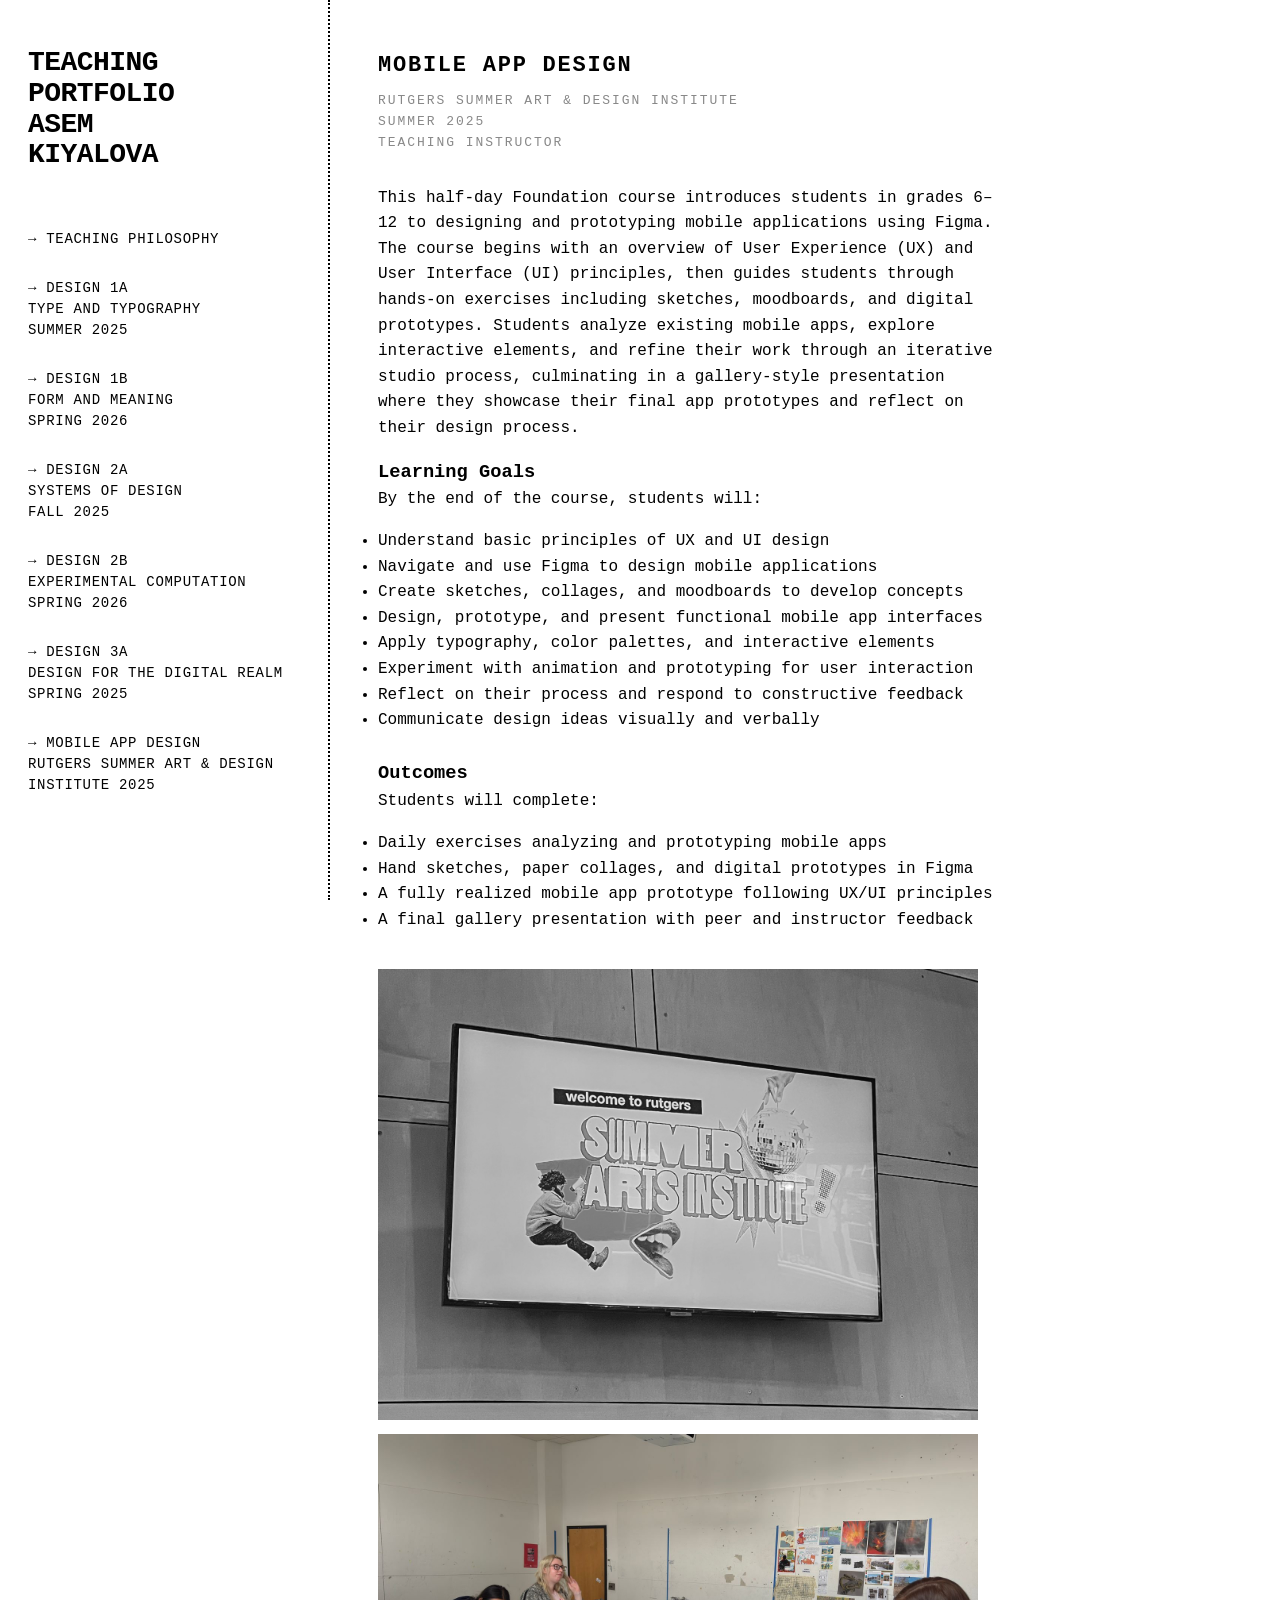
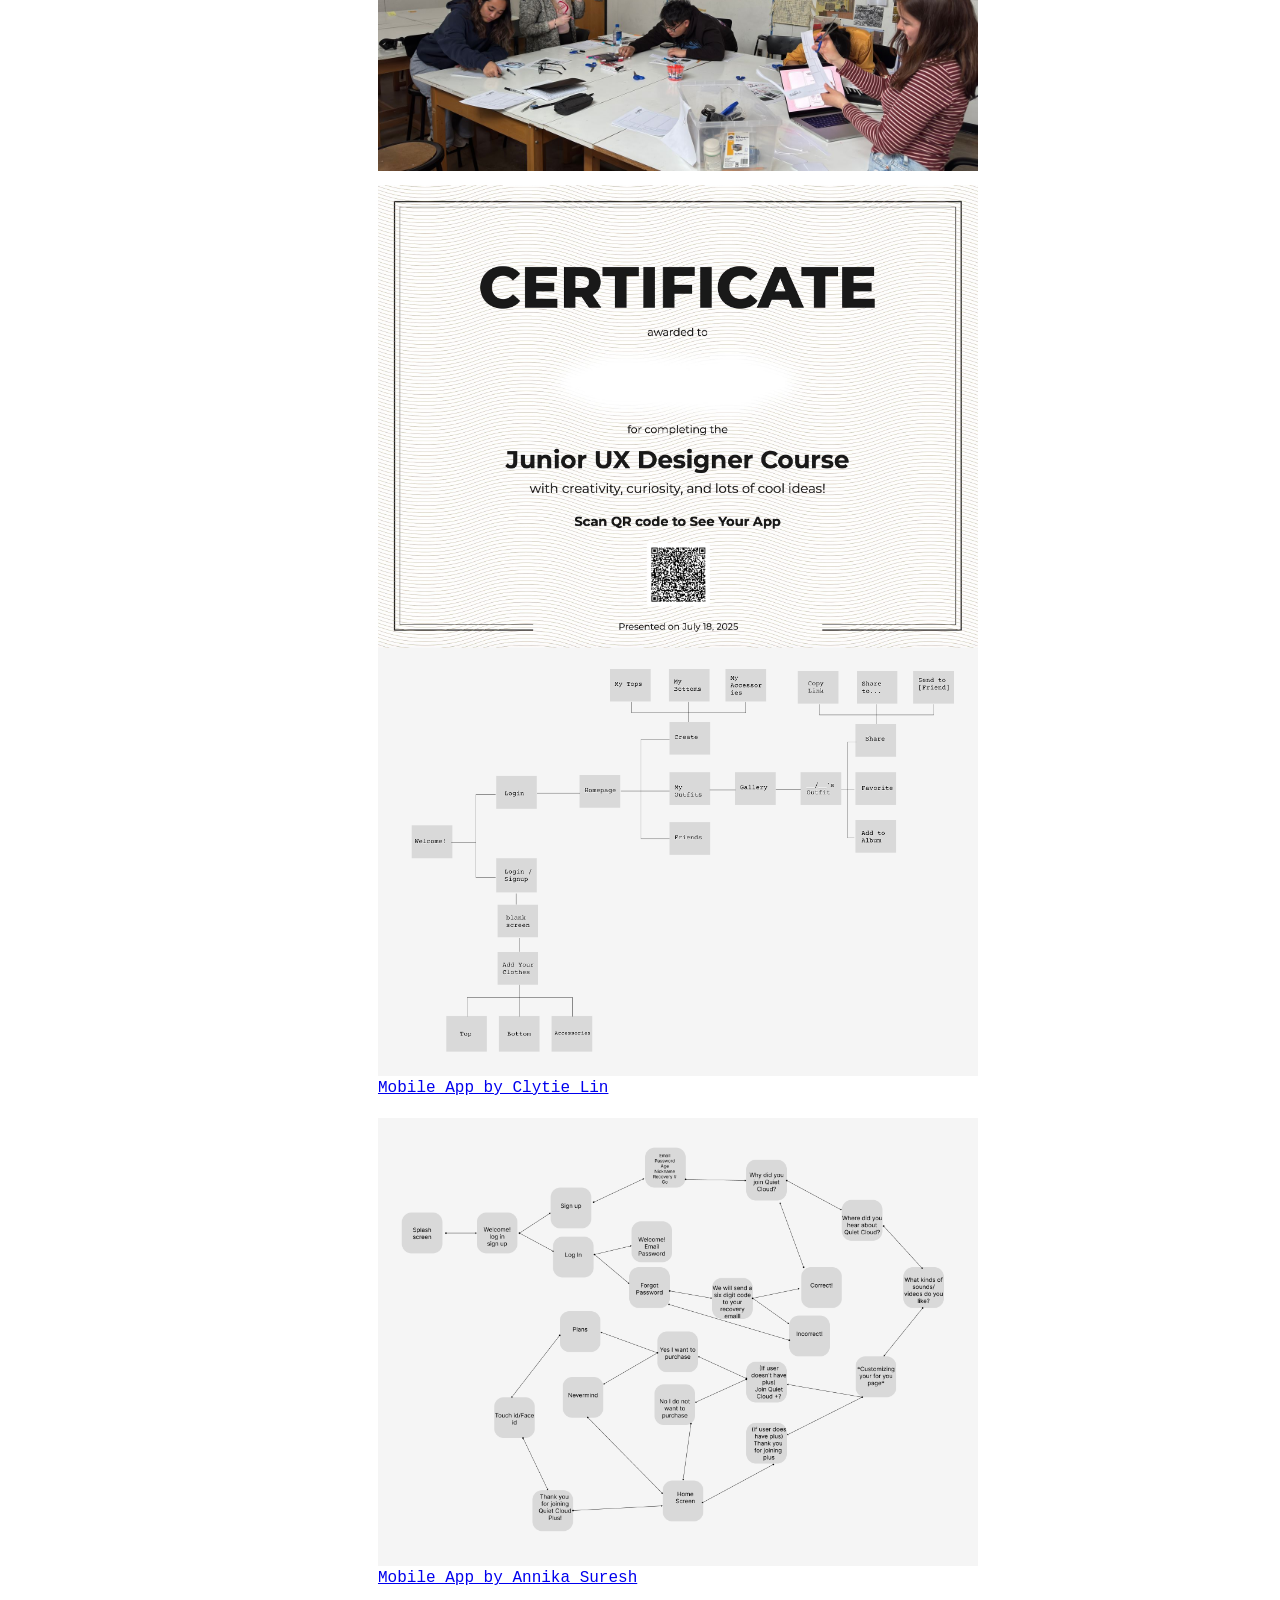
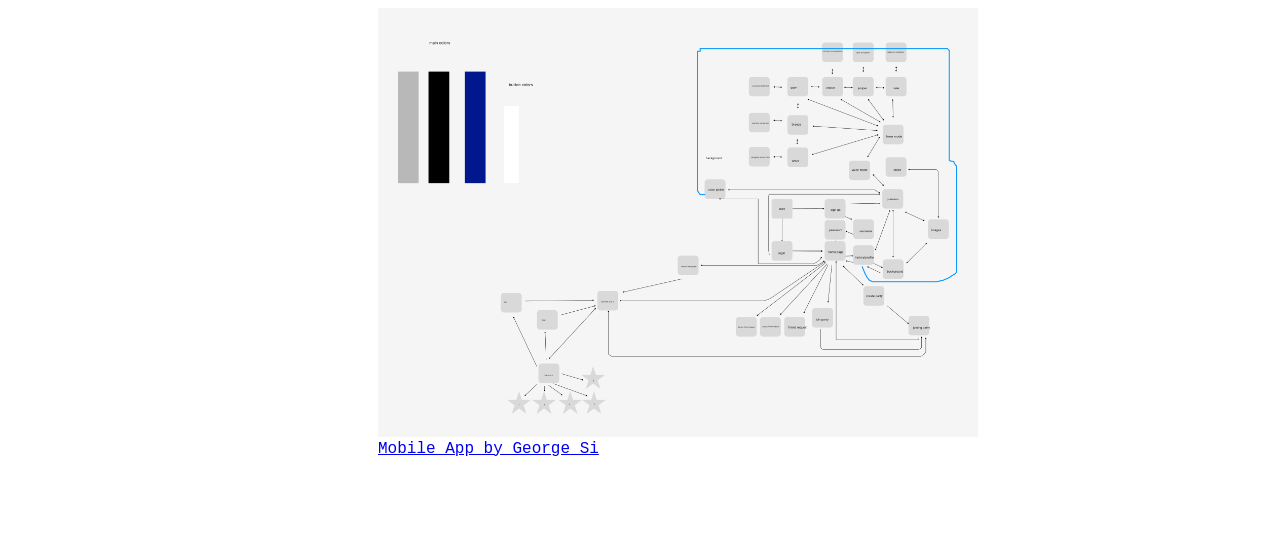
<file: mobile-app.html>
<!DOCTYPE html>
<html lang="en">
<head>
  <meta charset="UTF-8" />
  <meta name="viewport" content="width=device-width, initial-scale=1.0"/>
  <title>Mobile App Design — Asem Kiyalova</title>
<link rel="icon" href="images/favicon.png" type="image/png">
  <link rel="stylesheet" href="style.css" />
</head>
<body>

  <div class="hover-img-wrap" id="hoverImgWrap">
    <div class="hover-img-placeholder"><img src="images/hover_images/hover_06.jpg" alt="hover image mobapp" /></div>
  </div>

  <div class="container">

    <div class="col-left">
      <a href="index.html" class="site-title">TEACHING<br>PORTFOLIO<br>Asem<br>Kiyalova</a>

      <nav>
        <a href="index.html" class="nav-btn"
          onmouseenter="showHover(event)" onmousemove="moveHover(event)" onmouseleave="hideHover()">Teaching Philosophy</a>

        <a href="design-1a.html" class="nav-btn"
          onmouseenter="showHover(event)" onmousemove="moveHover(event)" onmouseleave="hideHover()">DESIGN 1A<br>Type and Typography<br>Summer 2025</a>

        <a href="design-1b.html" class="nav-btn"
          onmouseenter="showHover(event)" onmousemove="moveHover(event)" onmouseleave="hideHover()">DESIGN 1B<br>Form and Meaning<br>Spring 2026</a>

        <a href="design-2a.html" class="nav-btn"
          onmouseenter="showHover(event)" onmousemove="moveHover(event)" onmouseleave="hideHover()">DESIGN 2A<br>Systems of Design<br>Fall 2025</a>

        <a href="design-2b.html" class="nav-btn"
          onmouseenter="showHover(event)" onmousemove="moveHover(event)" onmouseleave="hideHover()">DESIGN 2B<br> Experimental Computation<br>Spring 2026</a>

        <a href="design-3a.html" class="nav-btn"
          onmouseenter="showHover(event)" onmousemove="moveHover(event)" onmouseleave="hideHover()">DESIGN 3A<br>Design for the Digital Realm<br>Spring 2025</a>

        <a href="mobile-app.html" class="nav-btn"
          onmouseenter="showHover(event)" onmousemove="moveHover(event)" onmouseleave="hideHover()">Mobile App Design<br>Rutgers Summer Art & Design Institute 2025</a>
          
      </nav>

    </div>

    <div class="col-right">
      <div class="page-content">

        <h2>Mobile App Design</h2>
        <p class="course-meta">Rutgers Summer Art & Design Institute <br>
          Summer 2025<br> Teaching Instructor</p>

        <p>This half-day Foundation course introduces students in grades 6–12 to designing and prototyping mobile applications using Figma. The course begins with an overview of User Experience (UX) and User Interface (UI) principles, then guides students through hands-on exercises including sketches, moodboards, and digital prototypes. Students analyze existing mobile apps, explore interactive elements, and refine their work through an iterative studio process, culminating in a gallery-style presentation where they showcase their final app prototypes and reflect on their design process.</p>

       <section class="learning-goals">
  <h3>Learning Goals</h3>
  <p>By the end of the course, students will:</p>
  <ul>
    <li>Understand basic principles of UX and UI design</li>
    <li>Navigate and use Figma to design mobile applications</li>
    <li>Create sketches, collages, and moodboards to develop concepts</li>
    <li>Design, prototype, and present functional mobile app interfaces</li>
    <li>Apply typography, color palettes, and interactive elements</li>
    <li>Experiment with animation and prototyping for user interaction</li>
    <li>Reflect on their process and respond to constructive feedback</li>
    <li>Communicate design ideas visually and verbally</li>
  </ul><br>

  <h3>Outcomes</h3>
  <p>Students will complete:</p>
  <ul>
    <li>Daily exercises analyzing and prototyping mobile apps</li>
    <li>Hand sketches, paper collages, and digital prototypes in Figma</li>
    <li>A fully realized mobile app prototype following UX/UI principles</li>
    <li>A final gallery presentation with peer and instructor feedback</li>
  </ul>
</section>

        <div class="page-images">
          <div class="img-slot"><img src="images/art_camp_01.jpeg" alt="group photo" /></div>
          <div class="img-slot"><img src="images/art_camp_03.jpg" alt="group photo" /></div>
          <div class="img-slot"><img src="images/art_camp_02.jpg" alt="group photo" /></div>
        </div>

         <!--project 1-->
         <div class="img-slot"><img src="images/mobile_app_clytie_lin.png" /></div>
        <p><a href="https://www.figma.com/proto/9BoYGAmbTEUVTakhl4dPfE/App-?page-id=0%3A1&node-id=1-10&viewport=605%2C450%2C0.5&t=NnV2YqY3nHiiMEwG-1&scaling=scale-down&content-scaling=fixed" target="_blank" rel="noopener">Mobile App by Clytie Lin</a></p>
        
         
        <!--project 2-->
          <div class="img-slot"><img src="images/mobile_app_annika_suresh.png" /></div>
           <p><a href="https://www.figma.com/proto/NGF8yTcWsrfaIGQ1vEAiei/Quiet-Cloud?page-id=0%3A1&node-id=4-167&viewport=223%2C1128%2C0.5&t=IhQRyzjr8HBBQems-1&scaling=min-zoom&content-scaling=fixed&starting-point-node-id=4%3A167" target="_blank" rel="noopener">Mobile App by Annika Suresh</a></p>

        <!--project 3-->
          <div class="img-slot"><img src="images/mobile_app_george_si.png" /></div>
           <p><a href="https://www.figma.com/proto/u5WORRipD4HXWWbKWkABu6/Chat-E?node-id=3-459&t=GSd7jS8gCsSxyDVE-1&starting-point-node-id=3%3A12" target="_blank" rel="noopener">Mobile App by George Si</a></p>
        


      </div>
    </div>

  </div>

  <script src="script.js"></script>
</body>
</html>
</file>
<file: style.css>
*, *::before, *::after {
  box-sizing: border-box;
  margin: 0;
  padding: 0;
}

body {
  background: #fff;
  color: #000;
  font-family: 'Courier Prime', Courier, monospace;
  font-size: 16px;
  line-height: 1.6;
}

/* MAIN LAYOUT */
.container {
  display: grid;
  grid-template-columns: 330px 1fr;
  min-height: 100vh;
}

/* LEFT COLUMN */
.col-left {
  border-right: 2px dotted #000;
  padding: 48px 28px 40px;
  position: sticky;
  top: 0;
  height: 100vh;
  overflow-y: auto;
}

.site-title {
  font-family: 'Courier New', Courier, monospace;
  font-size: 28px;
  font-weight: bold;
  letter-spacing: -0.02em;
  line-height: 1.1;
  text-transform: uppercase;
  margin-bottom: 44px;
  text-decoration: none;
  color: #000;
  display: block;
}

.site-title:hover {
  color: cyan;
}

.col-left nav {
  display: flex;
  flex-direction: column;
}

/* HOVER IMAGE — follows cursor */
.hover-img-wrap {
  position: fixed;
  pointer-events: none;
  z-index: 999;
  opacity: 0;
  transition: opacity 0.18s ease;
  transform: translate(20px, -50%);
}

.hover-img-wrap.visible {
  opacity: 1;
}

.hover-img-wrap img {
  max-width: 220px;
  height: auto;
  display: block;
  filter: none;
}


/* NAV LINKS */
.nav-btn {
  background: #fff;
  color: #000;
  border: none;
  font-family: 'Courier New', Courier, monospace;
  font-size: 14px;
  text-align: left;
  padding: 14px 0;
  cursor: pointer;
  display: block;
  width: 100%;
  letter-spacing: 0.05em;
  text-transform: uppercase;
  transition: color 0.15s ease;
  text-decoration: none;
  line-height: 1.5;
}

.nav-btn:hover {
  color: cyan;
}

.nav-btn.active {
  color: cyan;
}

.nav-btn::before { content: '→ '; }
.nav-btn.active::before { content: '↓ '; }

/* RIGHT COLUMN */
.col-right {
  padding: 48px 48px 64px;
  animation: pagein 0.3s ease both;
}

@keyframes pagein {
  from { opacity: 0; transform: translateY(10px); }
  to   { opacity: 1; transform: translateY(0); }
}

/* PAGE CONTENT */
.page-content h2 {
  font-size: 22px;
  font-weight: bold;
  letter-spacing: 0.08em;
  text-transform: uppercase;
  margin-bottom: 8px;
}

.page-content .course-meta {
  font-size: 13px;
  letter-spacing: 0.15em;
  text-transform: uppercase;
  color: #888;
  margin-bottom: 32px;
}

.page-content p {
  margin-bottom: 16px;
  max-width: 620px;
}

/* IMAGES */
.page-images {
  display: grid;
  max-width: 600px;
  margin-top: 36px;
  gap: 14px;
}

video {
  width: 100%;
  max-width: 600px;
  display: block;
}

.img-slot {
  background: none;
  overflow: hidden;
  flex-shrink: 0;
}

.img-slot img {
  width: auto;
  height: auto;
  max-width: 600px;
  display: block;
  filter: none;
}

.img-placeholder {
  width: 210px;
  height: 140px;
  background: #e4e4e4;
  display: flex;
  align-items: center;
  justify-content: center;
  font-size: 10px;
  letter-spacing: 0.12em;
  text-transform: uppercase;
  color: #aaa;
}

/* HOME QUOTE */
.home-quote {
  font-size: 16px;
  line-height: 1.7;
  max-width: 500px;
  margin-bottom: 40px;
  opacity: 0.55;
  letter-spacing: 0.03em;
}

.home-quote cite {
  display: block;
  font-size: 11px;
  letter-spacing: 0.15em;
  text-transform: uppercase;
  margin-top: 12px;
  font-style: normal;
}
</file>
